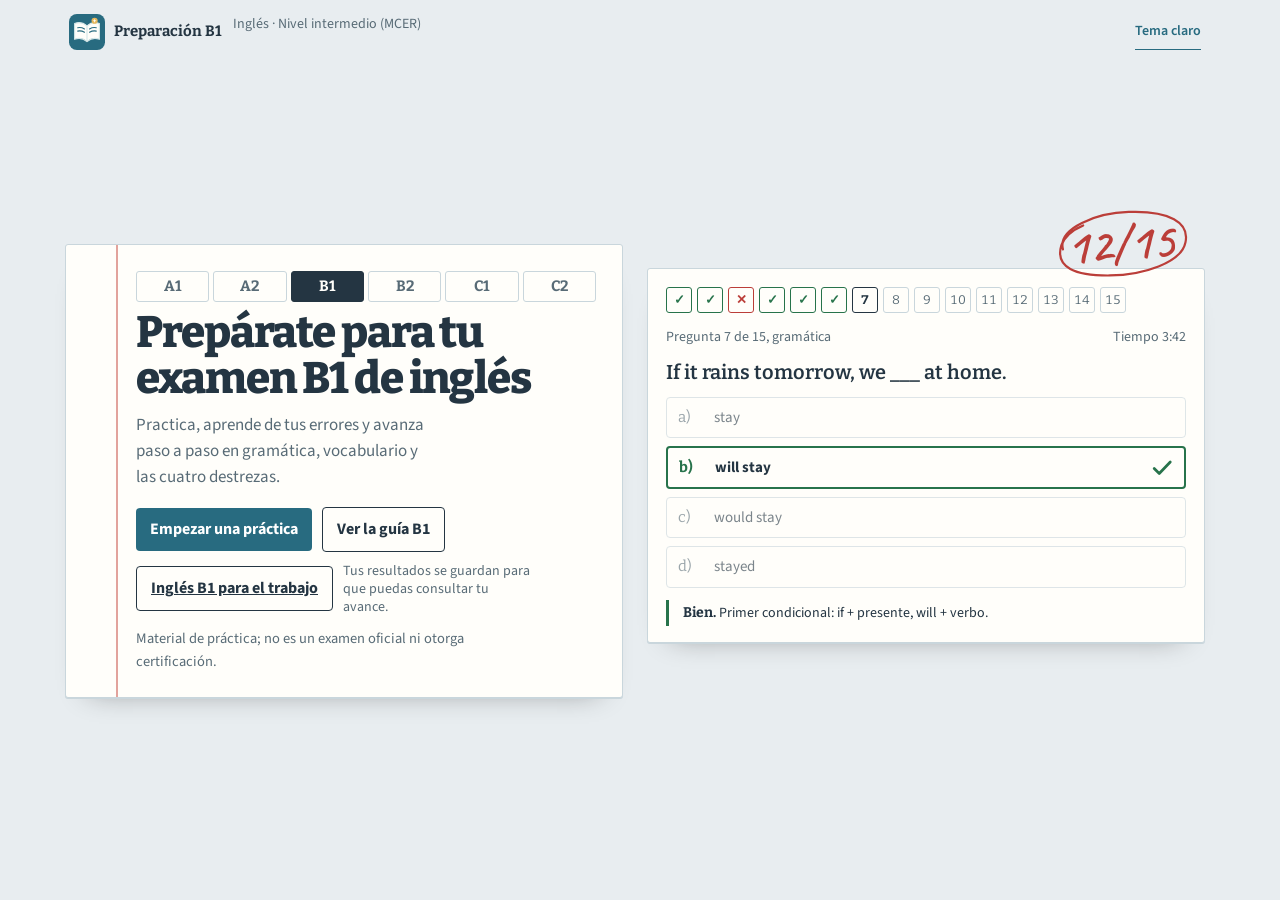
<file: index.html>
<!DOCTYPE html>
<html lang="es" data-theme="light" data-study-motion="on">
<head>
<meta charset="utf-8">
<meta name="viewport" content="width=device-width, initial-scale=1, viewport-fit=cover">
<title>Preparación para el examen B1 de inglés</title>
<meta name="description" content="Prepárate para un examen B1 de inglés con prácticas, explicaciones, repaso de errores y una guía de estudio de ocho semanas.">
<meta name="theme-color" content="#286b80">
<link rel="icon" type="image/svg+xml" href="logo.svg">
<link rel="preconnect" href="https://fonts.googleapis.com">
<link href="https://fonts.googleapis.com/css2?family=Bitter:wght@500;600;700;800&family=Caveat:wght@600&family=Source+Sans+3:wght@400;600;700&display=swap" rel="stylesheet">
<link rel="stylesheet" href="styles.css">
</head>
<body data-view="cover">
<div id="cover" aria-label="Portada">
  <div class="cv">
    <header class="cv-top"><a class="site-brand" href="./" aria-label="Preparación B1, inicio"><img src="logo.svg" alt=""><span>Preparación B1</span></a><span>Inglés · Nivel intermedio (MCER)</span><button class="theme-toggle" id="cover-theme-toggle" type="button" aria-label="Cambiar al tema oscuro" aria-pressed="false"><span class="theme-toggle-label">Tema claro</span></button></header>
    <div class="cv-hero">
      <section class="sheet cv-sheet">
        <div class="scale" aria-label="Escala MCER, nivel evaluado: B1"><span>A1</span><span>A2</span><span class="on">B1</span><span>B2</span><span>C1</span><span>C2</span></div>
        <h1 class="cv-title">Prepárate para tu examen B1 de inglés</h1>
        <p class="cv-sub">Practica, aprende de tus errores y avanza paso a paso en gramática, vocabulario y las cuatro destrezas.</p>
        <div class="cv-cta">
          <button class="btn big" id="enter" type="button">Empezar una práctica</button>
          <button class="btn line" id="study-cover" type="button">Ver la guía B1</button>
          <a class="btn line" href="business-english.html">Inglés B1 para el trabajo</a>
          <span class="cv-stat" id="cvStat"></span>
        </div>
        <p class="fine">Material de práctica; no es un examen oficial ni otorga certificación.</p>
      </section>
      <aside class="cv-sample" aria-hidden="true">
        <div class="grade"><svg viewBox="0 0 220 116"><path d="M26 60C20 28 80 10 126 12C186 14 214 34 206 62C198 92 140 106 92 103C42 100 12 86 24 54C30 40 44 32 58 27"/></svg><b>12/15</b></div>
        <div class="cv-card">
          <div class="answers"><div class="gb ok">✓</div><div class="gb ok">✓</div><div class="gb bad">✕</div><div class="gb ok">✓</div><div class="gb ok">✓</div><div class="gb ok">✓</div><div class="gb now">7</div><div class="gb">8</div><div class="gb">9</div><div class="gb">10</div><div class="gb">11</div><div class="gb">12</div><div class="gb">13</div><div class="gb">14</div><div class="gb">15</div></div>
          <div class="qhead"><span>Pregunta 7 de 15, gramática</span><span>Tiempo 3:42</span></div>
          <p class="qtext">If it rains tomorrow, we ___ at home.</p>
          <div class="opts">
            <div class="opt dim"><span class="k">a)</span><span class="t">stay</span></div>
            <div class="opt ok"><span class="k">b)</span><span class="t">will stay</span><svg viewBox="0 0 24 24"><path class="mk g" d="M3.5 12.5l5.5 5.5L21 5.5"/></svg></div>
            <div class="opt dim"><span class="k">c)</span><span class="t">would stay</span></div>
            <div class="opt dim"><span class="k">d)</span><span class="t">stayed</span></div>
          </div>
          <div class="note ok"><b>Bien.</b> Primer condicional: if + presente, will + verbo.</div>
        </div>
      </aside>
    </div>
  </div>
</div>

<main>
  <div class="meta"><div class="meta-actions"><button class="back" id="tocover" type="button">Salir de la práctica</button><button class="back" id="study-open" type="button">Guía B1</button><button class="theme-toggle" id="app-theme-toggle" type="button" aria-label="Cambiar al tema oscuro" aria-pressed="false"><span class="theme-toggle-label">Tema claro</span></button></div><span id="pool"></span></div>
  <div class="tabs" id="tabs" role="tablist" aria-label="Secciones de preparación B1"><button type="button" data-t="main" class="on" role="tab" aria-selected="true">Práctica</button><button type="button" data-t="left" role="tab" aria-selected="false">Mi avance</button><button type="button" data-t="right" role="tab" aria-selected="false">Resultados</button><button type="button" data-t="study" role="tab" aria-selected="false">Guía B1</button></div>
  <div class="layout" id="layout" data-tab="main">
    <aside class="side left" id="left" aria-label="Menú, avance y ajustes"></aside>
    <div class="center" id="center"><div id="app"></div></div>
    <aside class="side right" id="right" aria-label="Resultados por nivel y tema"></aside>
  </div>
</main>

<script src="study-guide.js"></script>
<script src="study-notes.js"></script>
<script src="verb-forms.js"></script>
<script src="app.js"></script>
</body>
</html>
</file>
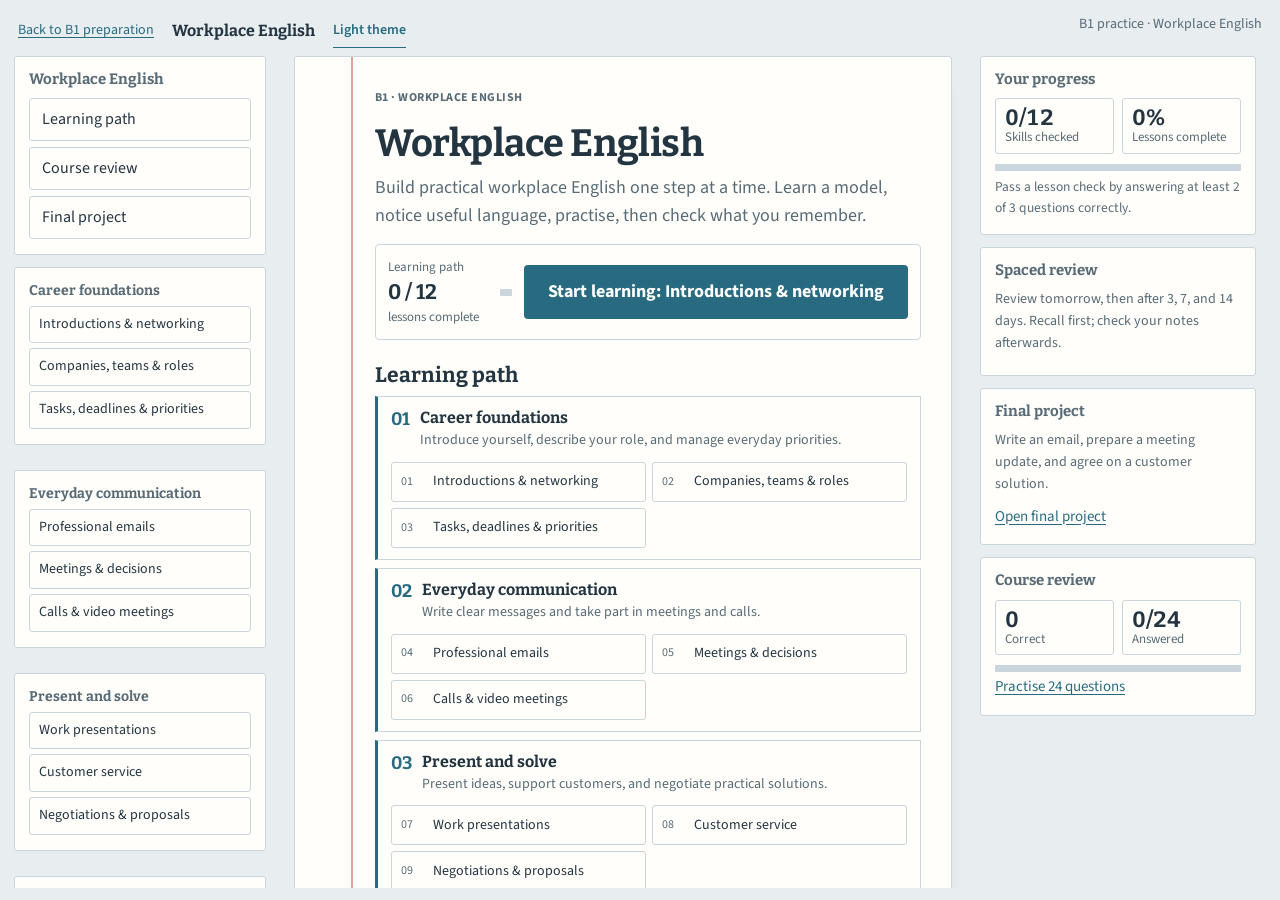
<file: business-english.html>
<!DOCTYPE html>
<html lang="en" data-theme="light">
<head>
  <meta charset="utf-8">
  <meta name="viewport" content="width=device-width, initial-scale=1, viewport-fit=cover">
  <title>Workplace English B1 · Learn and practise</title>
  <meta name="description" content="Build practical B1 workplace English through lessons on emails, meetings, calls, interviews, and real-world tasks.">
  <meta name="theme-color" content="#286b80">
  <link rel="icon" type="image/svg+xml" href="logo.svg">
  <link rel="preconnect" href="https://fonts.googleapis.com">
  <link href="https://fonts.googleapis.com/css2?family=Bitter:wght@500;600;700;800&family=Caveat:wght@600&family=Source+Sans+3:wght@400;600;700&display=swap" rel="stylesheet">
  <link rel="stylesheet" href="styles.css">
  <link rel="stylesheet" href="business-english.css">
</head>
<body data-view="app">
  <main>
    <div class="meta">
      <div class="meta-actions">
        <a class="back" href="index.html">Back to B1 preparation</a>
        <span class="biz-meta-title">Workplace English</span>
        <button class="theme-toggle" id="biz-theme-toggle" type="button" aria-label="Switch to dark theme" aria-pressed="false"><span class="theme-toggle-label">Light theme</span></button>
      </div>
      <span>B1 practice · Workplace English</span>
    </div>
    <div class="tabs" id="biz-panel-tabs" role="tablist" aria-label="Workplace English course panels">
      <button type="button" data-panel="main" class="on" role="tab" aria-selected="true">Course</button>
      <button type="button" data-panel="left" role="tab" aria-selected="false">Learning path</button>
      <button type="button" data-panel="right" role="tab" aria-selected="false">Progress</button>
    </div>
    <div class="layout" id="biz-layout" data-tab="main">
      <aside class="side left" id="biz-left" aria-label="Workplace English learning path"></aside>
      <div class="center" id="biz-center">
        <div id="biz-app"></div>
      </div>
      <aside class="side right" id="biz-right" aria-label="Workplace English progress"></aside>
    </div>
  </main>
  <script src="business-english.js"></script>
</body>
</html>
</file>
<file: styles.css>
:root{
  color-scheme: light;
  --desk:#e8edf0; --paper:#fffefa; --ink:#243542; --muted:#586b76; --rule:#c9d6dc; --margin:#d9847c;
  --red:#bb3e39; --green:#27734b; --accent:#286b80; --btn-bg:#286b80; --btn-ink:#ffffff;
  --study-wash:#edf4f2; --study-glow:rgba(40,107,128,.14);
  --study-ink-blue:#286b80; --study-ink-black:#243542; --study-ink-red:#bb3e39;
  --serif:"Bitter",Georgia,"Times New Roman",serif;
  --sans:"Source Sans 3","Segoe UI",system-ui,sans-serif;
  --hand:"Caveat","Segoe Print","Bradley Hand",cursive;
}
:root[data-theme="dark"]{
  color-scheme: dark;
  --desk:#141c21; --paper:#202b31; --ink:#edf3f5; --muted:#afbdc4; --rule:#40515a; --margin:#a45b53;
  --red:#ff9288; --green:#80d5a3; --accent:#8dd6e6; --btn-bg:#76bdcf; --btn-ink:#102127;
  --study-wash:#26383e; --study-glow:rgba(141,214,230,.16);
  --study-ink-blue:#8dd6e6; --study-ink-black:#edf3f5; --study-ink-red:#ff9288;
}
*{box-sizing:border-box}
:root{box-sizing:border-box;padding-top:env(safe-area-inset-top,0px);padding-bottom:env(safe-area-inset-bottom,0px)}
html{scroll-padding-top:env(safe-area-inset-top,0px)}
body{margin:0;background:var(--desk);color:var(--ink);font-family:var(--sans);font-size:18px;line-height:1.55;min-height:100vh}
main{max-width:700px;margin:0 auto;padding:16px 14px 70px}
h1,h2,h3{font-family:var(--serif);margin:0;line-height:1.15}
button,input{font:inherit;color:inherit}
button{cursor:pointer}
:focus-visible{outline:3px solid var(--accent);outline-offset:3px}

.meta{display:flex;justify-content:space-between;gap:12px;font-size:14px;color:var(--muted);margin:2px 4px 10px}

.sheet{position:relative;background:var(--paper);border:1px solid var(--rule);border-radius:3px;padding:32px 30px 36px 80px;box-shadow:0 1px 0 var(--rule),0 16px 28px -24px rgba(0,0,0,.45)}
.sheet::before{content:"";position:absolute;top:0;bottom:0;left:56px;width:2px;background:var(--margin);opacity:.75}
@media (max-width:520px){.sheet{padding:22px 16px 28px 42px}.sheet::before{left:28px}}

.fields{display:flex;gap:20px;flex-wrap:wrap;margin-bottom:26px;font-size:16px}
.field{display:flex;gap:8px;align-items:baseline;flex:1;min-width:170px}
.field label,.field .lb{color:var(--muted)}
.field input,.field .fill{flex:1;min-width:0;font-family:var(--hand);font-size:25px;line-height:1.2;border:0;border-bottom:1.5px solid var(--ink);border-radius:0;background:transparent;color:var(--accent);padding:0 2px}
.field input::placeholder{color:var(--rule)}

h1{font-size:clamp(33px,7.4vw,48px);font-weight:700;letter-spacing:-.012em;margin-bottom:14px}
.lead{margin:0 0 24px;color:var(--muted);max-width:50ch}
.facts{display:grid;grid-template-columns:repeat(3,1fr);margin:0 0 22px;border-top:1px solid var(--rule);border-bottom:1px solid var(--rule)}
.facts div{padding:12px 0 10px}
.facts div+div{padding-left:16px;border-left:1px solid var(--rule)}
.facts dt{font-size:14px;color:var(--muted)}
.facts dd{margin:0;font-family:var(--serif);font-weight:700;font-size:27px}
.bank{font-size:16px;color:var(--muted);margin:0 0 28px}

.btn{display:inline-block;border:0;border-radius:4px;padding:13px 24px;font-weight:700;font-size:18px;background:var(--btn-bg);color:var(--btn-ink)}
.btn:hover{filter:brightness(1.1)}
.btn.line{background:transparent;color:var(--ink);border:1.5px solid var(--ink)}
.actions{display:flex;gap:12px;flex-wrap:wrap;margin-top:30px}

/* hoja de respuestas */
.answers{display:flex;flex-wrap:wrap;gap:6px;margin:0 0 24px}
.gb{width:32px;height:32px;border:1.5px solid var(--rule);border-radius:3px;display:grid;place-items:center;font-family:var(--serif);font-size:14px;color:var(--muted)}
.gb.now{border-color:var(--ink);color:var(--ink);font-weight:700}
.gb.ok{border-color:var(--green);color:var(--green);font-weight:700}
.gb.bad{border-color:var(--red);color:var(--red);font-weight:700}
.qhead{display:flex;justify-content:space-between;gap:10px;font-size:15px;color:var(--muted);margin-bottom:10px}
.passage{border-left:3px solid var(--ink);padding:2px 0 2px 16px;margin:0 0 18px;font-family:var(--serif);font-size:17px;line-height:1.55}
.qtext{font-family:var(--serif);font-weight:600;font-size:clamp(22px,5vw,28px);line-height:1.3;margin:0 0 22px}
.opts{display:grid;gap:10px}
.opt{display:flex;gap:12px;align-items:center;text-align:left;width:100%;background:transparent;border:1.5px solid var(--rule);border-radius:4px;padding:12px 14px;font-size:18px}
.opt:hover:not([disabled]){border-color:var(--ink)}
.opt .k{flex:none;width:24px;font-family:var(--serif);color:var(--muted)}
.opt .t{flex:1}
.opt svg{flex:none;width:24px;height:24px}
.opt.ok{border-color:var(--green);border-width:2px;font-weight:700}
.opt.ok .k{color:var(--green)}
.opt.bad{border-color:var(--red);border-width:2px}
.opt.bad .t{text-decoration:line-through;text-decoration-color:var(--red);text-decoration-thickness:2px}
.opt.bad .k{color:var(--red)}
.opt.dim{opacity:.6}
.opt[disabled]{cursor:default}
.mk{fill:none;stroke-width:3;stroke-linecap:round;stroke-linejoin:round;stroke-dasharray:32;stroke-dashoffset:32;animation:draw .35s ease-out forwards}
.mk.g{stroke:var(--green)} .mk.r{stroke:var(--red)}
@keyframes draw{to{stroke-dashoffset:0}}
.note{margin-top:20px;padding:2px 0 2px 14px;border-left:3px solid var(--red);font-size:17px}
.note.ok{border-color:var(--green)}
.note b{font-family:var(--serif)}
.dock{position:sticky;bottom:0;margin:22px 0 -6px;padding:12px 0 6px;background:var(--paper);border-top:1px solid var(--rule);display:flex;justify-content:flex-end}

/* resultado */
.gradebox{display:flex;gap:30px;align-items:center;flex-wrap:wrap;margin:6px 0 10px}
.grade{position:relative;width:220px;height:116px;display:grid;place-items:center;transform:rotate(-4deg);flex:none}
.grade svg{position:absolute;inset:0;width:100%;height:100%;overflow:visible}
.grade path{fill:none;stroke:var(--red);stroke-width:3.2;stroke-linecap:round;stroke-dasharray:560;stroke-dashoffset:560;animation:draw2 1s .15s ease-out forwards}
@keyframes draw2{to{stroke-dashoffset:0}}
.grade b{position:relative;font-family:var(--hand);font-weight:600;font-size:72px;line-height:1;color:var(--red)}
.teacher{font-family:var(--hand);font-weight:600;font-size:31px;line-height:1.1;color:var(--red);max-width:19ch;transform:rotate(-1.5deg)}
.sub{color:var(--muted);font-size:16px;margin:0 0 4px}
.h{font-family:var(--serif);font-size:21px;font-weight:700;margin:32px 0 10px}
.topic{display:grid;grid-template-columns:150px 1fr 54px;gap:12px;align-items:center;padding:8px 0;border-bottom:1px dashed var(--rule);font-size:16.5px}
.topic .tbar{height:8px;background:var(--rule);border-radius:1px}
.topic .tbar i{display:block;height:100%;background:var(--ink)}
.topic .n{text-align:right;font-family:var(--serif);font-weight:700}
@media (max-width:520px){.topic{grid-template-columns:112px 1fr 46px;font-size:15.5px}}
.rv{padding:14px 0;border-bottom:1px solid var(--rule);font-size:16.5px}
.rv p{margin:0 0 4px}
.rv .q{font-family:var(--serif);font-weight:600}
.rv s{color:var(--red);text-decoration-thickness:2px}
.rv .right{color:var(--green);font-weight:700}
.rv small{display:block;margin-top:4px;color:var(--muted);font-size:15px}
.clean{font-family:var(--hand);font-size:30px;color:var(--green);margin-top:26px;transform:rotate(-1deg)}
.hist{display:flex;gap:8px;flex-wrap:wrap}
.hist span{border:1px solid var(--rule);border-radius:3px;padding:1px 10px;font-family:var(--serif);font-size:15px}

/* elegir */
.choose h2{font-size:clamp(30px,7vw,42px);font-weight:700;margin-bottom:8px}
.choose .lead{margin-bottom:26px}
.pick{border:1.5px solid var(--ink);border-radius:4px;padding:20px 20px 22px;margin-bottom:18px}
.pick .hd{display:flex;gap:14px;align-items:center;margin-bottom:10px}
.pick .ltr{flex:none;width:52px;height:52px;border:1.5px solid var(--ink);border-radius:3px;display:grid;place-items:center;font-family:var(--serif);font-weight:800;font-size:30px}
.pick h3{font-size:23px}
.pick p{margin:0 0 10px;color:var(--muted);font-size:16.5px}
.pick .inc{font-size:16px;margin-bottom:6px}
.pick .nw{font-size:15px;color:var(--green);font-weight:700;margin-bottom:16px}
@media (prefers-reduced-motion: reduce){ *{animation:none!important;transition:none!important} .mk,.grade path{stroke-dashoffset:0!important} }

/* evaluación B1 y redes */
.scale{display:flex;gap:4px;margin:0 0 6px}
.scale span{flex:1;text-align:center;border:1.5px solid var(--rule);border-radius:3px;padding:3px 0;font-family:var(--serif);font-weight:700;font-size:15px;color:var(--muted)}
.scale span.on{background:var(--ink);border-color:var(--ink);color:var(--paper)}
.scap{font-size:14px;color:var(--muted);margin:0 0 24px}
.fine{font-size:14.5px;color:var(--muted);margin:12px 0 0;max-width:54ch}
.skills{list-style:none;margin:0;padding:0}
.skills li{padding:9px 0;border-bottom:1px dashed var(--rule);font-size:16.5px}
.skills b{font-family:var(--serif)}
.skills small{color:var(--muted);font-size:15px;display:block}
details{margin-top:28px;border:1.5px solid var(--rule);border-radius:4px;padding:12px 16px}
summary{cursor:pointer;font-family:var(--serif);font-weight:700}
details p{margin:10px 0 0;font-size:16.5px}
.lvl{display:grid;grid-template-columns:178px 1fr 48px;gap:12px;align-items:center;padding:7px 0;font-size:16.5px}
.lvl .tbar{height:10px;background:var(--rule)}
.lvl .tbar i{display:block;height:100%;background:var(--ink)}
.lvl.top{font-weight:700}
.lvl.top .tbar i{background:var(--red)}
.lvl .n{text-align:right;font-family:var(--serif);font-weight:700}
@media (max-width:520px){.lvl{grid-template-columns:120px 1fr 44px;font-size:15.5px}}
.tip{border:1.5px solid var(--ink);border-radius:4px;padding:14px 16px;margin-top:14px;font-size:16.5px}
.tip b{font-family:var(--serif)}
.badge{display:inline-block;font-size:13.5px;font-weight:700;font-family:var(--sans);color:var(--red);border:1.5px solid var(--red);border-radius:3px;padding:0 8px;margin-left:8px;transform:rotate(-2deg);vertical-align:middle}
.rv .net{font-size:14px;color:var(--muted)}

/* navegación, ajustes, progreso */
.nav{display:flex;gap:6px;flex-wrap:wrap;margin:0 0 10px}
.nav button{background:transparent;border:1.5px solid var(--rule);border-radius:3px;padding:4px 12px;font-size:15px;color:var(--ink)}
.nav button:hover{border-color:var(--ink)}
.nav button.on{background:var(--ink);border-color:var(--ink);color:var(--paper)}
.lnk{background:transparent;border:0;padding:0;font-size:15px;color:var(--accent);text-decoration:underline;text-underline-offset:3px}
.grp{display:flex;align-items:center;gap:14px}
.ql{font-weight:700;color:var(--red)}
.set{display:flex;justify-content:space-between;align-items:center;gap:12px;flex-wrap:wrap;padding:10px 0;border-bottom:1px dashed var(--rule);font-size:16.5px}
.seg{display:flex}
.seg button{background:transparent;border:1.5px solid var(--rule);padding:4px 13px;font-size:15px;margin-left:-1.5px}
.seg button:first-child{border-radius:3px 0 0 3px;margin-left:0}
.seg button:last-child{border-radius:0 3px 3px 0}
.seg button.on{background:var(--ink);border-color:var(--ink);color:var(--paper);position:relative}
.cta{display:flex;gap:12px;flex-wrap:wrap;align-items:center}
.chart{margin:6px 0 0;color:var(--muted)}
.pause{text-align:left}
.pause p{color:var(--muted);max-width:44ch}
.danger{background:transparent;border:1.5px solid var(--red);color:var(--red);border-radius:4px;padding:9px 18px;font-size:16px;font-weight:700}

/* ===== distribución en tres columnas ===== */
main{max-width:1340px}
.layout{display:grid;grid-template-columns:262px minmax(0,700px) 286px;gap:18px;justify-content:center;align-items:start}
.center{min-width:0}
.side{position:sticky;top:12px;display:grid;gap:12px;max-height:calc(100vh - 24px);overflow-y:auto;scrollbar-width:thin}
.pc{background:var(--paper);border:1px solid var(--rule);border-radius:3px;padding:14px 14px 15px}
.pc h3{font-size:15px;font-weight:700;margin:0 0 10px;color:var(--muted)}
.menu{display:grid;gap:6px}
.menu button{display:flex;justify-content:space-between;align-items:center;text-align:left;background:transparent;border:1.5px solid var(--rule);border-radius:3px;padding:8px 12px;font-size:16px;color:var(--ink)}
.menu button:hover{border-color:var(--ink)}
.menu button.on{background:var(--ink);border-color:var(--ink);color:var(--paper)}
.cnt{background:var(--red);color:var(--paper);border-radius:999px;font-size:13px;font-weight:700;padding:0 8px}
.mini{display:grid;grid-template-columns:1fr 1fr;gap:8px;margin-bottom:10px}
.mini div{border:1px solid var(--rule);border-radius:3px;padding:7px 9px;display:flex;flex-direction:column}
.mini b{font-family:var(--serif);font-size:22px;line-height:1.1}
.mini span{font-size:13px;color:var(--muted);line-height:1.2}
.pbar{height:7px;background:var(--rule);border-radius:1px}
.pbar i{display:block;height:100%;background:var(--ink)}
.set2{display:grid;gap:5px;margin-bottom:10px}
.set2:last-child{margin-bottom:0}
.set2>span{font-size:14.5px;color:var(--muted)}
.pc .seg{gap:4px;flex-wrap:wrap}
.pc .seg button{margin:0;border-radius:3px;padding:3px 10px;font-size:14px}
.pc .lvl{grid-template-columns:78px 1fr 38px;gap:8px;padding:4px 0;font-size:14.5px}
.pc .topic{grid-template-columns:94px 1fr 38px;gap:8px;padding:5px 0;font-size:14.5px}
.tiny{font-size:13.5px;color:var(--muted);margin:6px 0 0}
.pc details{margin:0;border:0;padding:0}
.pc details summary{font-size:15px}
.pc details p{font-size:14.5px;margin:8px 0 0}
.tipt{margin:0;font-size:15px}
.tipt b{font-family:var(--serif)}
.study-side-title{margin:0 0 5px;font-family:var(--serif);font-size:16px;font-weight:700;line-height:1.35;overflow-wrap:anywhere}
.arsenal-card h3{margin-bottom:8px}
.arsenal-week-total{margin:0 0 7px;font-family:var(--serif);font-size:23px;font-weight:700;line-height:1.2}
.arsenal-week-total span{font-family:var(--sans);font-size:14px;font-weight:400;color:var(--muted)}
.arsenal-week-footer{display:flex;justify-content:space-between;gap:8px;margin-top:5px;color:var(--muted);font-size:12.5px}
.arsenal-goal-controls{display:flex;gap:6px;margin-top:9px}
.arsenal-goal-controls button,.arsenal-link{border:1px solid var(--rule);border-radius:3px;padding:5px 9px;background:transparent;color:var(--accent);font:600 13px var(--sans);cursor:pointer}
.arsenal-goal-controls button:hover:not(:disabled),.arsenal-link:hover{border-color:var(--accent)}
.arsenal-goal-controls button:disabled{opacity:.5;cursor:default}
.arsenal-daily-summary{margin:0 0 6px}
.arsenal-daily-bar{margin-bottom:10px}
.arsenal-verbs{display:grid;gap:8px;list-style:none;margin:0;padding:0}
.arsenal-verbs li+li{padding-top:7px;border-top:1px solid var(--rule)}
.arsenal-verb-check{display:grid;grid-template-columns:17px minmax(0,1fr);align-items:start;gap:7px;cursor:pointer}
.arsenal-verb-check input{width:16px;height:16px;margin:2px 0 0;accent-color:var(--green)}
.arsenal-verb-check>span{display:grid;min-width:0;line-height:1.25}
.arsenal-verb-check b{font-family:var(--serif);font-size:15px}
.arsenal-verb-check small{color:var(--muted);font-size:12.5px}
.arsenal-verb-check em{color:var(--accent);font-size:12.5px;font-style:normal}
.arsenal-link{margin-top:10px;padding-left:0;border:0}
.arsenal-tip{margin:0;font-size:14px;line-height:1.45}
.arsenal-phases{display:grid;gap:7px}
.arsenal-phase{display:grid;gap:4px;width:100%;padding:7px 8px;border:1px solid var(--rule);border-radius:3px;background:transparent;color:var(--ink);text-align:left;cursor:pointer}
.arsenal-phase:hover{border-color:var(--accent)}
.arsenal-phase-top{display:flex;justify-content:space-between;gap:6px;font-size:13px}
.arsenal-phase-top span{color:var(--muted);font-variant-numeric:tabular-nums}
.arsenal-phase .tiny{margin:0;font-size:12px;line-height:1.3}
.arsenal-phase .pbar{height:4px}

.tabs{display:none;gap:6px;margin:0 auto 10px}
.tabs button{flex:1;background:var(--paper);border:1.5px solid var(--rule);border-radius:3px;padding:8px 6px;font-size:15.5px;font-weight:600;color:var(--ink)}
.tabs button.on{background:var(--ink);border-color:var(--ink);color:var(--paper)}
@media (max-width:1099px){
  .layout{grid-template-columns:minmax(0,700px)}
  .tabs{display:flex;max-width:700px}
  .side{position:static;max-height:none;overflow:visible}
  .layout[data-tab="main"] .side{display:none}
  .layout[data-tab="left"] .center,.layout[data-tab="left"] .right{display:none}
  .layout[data-tab="right"] .center,.layout[data-tab="right"] .left{display:none}
}

/* inicio */
.tiles{display:grid;grid-template-columns:repeat(auto-fit,minmax(170px,1fr));gap:10px}
.tile{border:1px solid var(--rule);border-radius:3px;padding:12px 13px;display:flex;flex-direction:column;gap:2px}
.tile b{font-family:var(--serif);font-size:17px}
.tile .ct{font-size:14px;color:var(--accent);font-weight:700}
.tile small{font-size:14.5px;color:var(--muted);line-height:1.35}
.sheet h1{margin-bottom:10px}
.lead{margin-bottom:18px}
.cta{margin-bottom:4px}

/* errores en acordeón */
details.rv{margin:0;border:0;border-bottom:1px solid var(--rule);border-radius:0;padding:0}
details.rv summary{list-style:none;display:flex;gap:10px;align-items:baseline;padding:11px 0;cursor:pointer}
details.rv summary::-webkit-details-marker{display:none}
details.rv summary .q{flex:1;font-size:16px}
details.rv summary .tg{flex:none;font-size:13px;color:var(--muted);border:1px solid var(--rule);border-radius:3px;padding:0 7px}
details.rv summary::after{content:"+";font-family:var(--serif);font-size:20px;color:var(--muted);line-height:1}
details.rv[open] summary::after{content:"\2013"}
details.rv .body{padding:0 0 12px}
details.rv .body p{margin:0 0 4px;font-size:16px}
.rv .net{display:block;margin-top:4px}
.ptitle{font-size:clamp(28px,6vw,38px);margin-bottom:6px}

/* elegir ronda compacto */
.picks{display:grid;grid-template-columns:repeat(auto-fit,minmax(250px,1fr));gap:14px}
.picks .pick{margin-bottom:0;display:flex;flex-direction:column}
.picks .pick .btn{margin-top:auto;align-self:flex-start}
.pick .badge{display:block;margin:5px 0 0;width:fit-content;transform:none}
.pick .nw{margin-bottom:14px}

/* ===== scroll por zonas =====
   La página nunca se desplaza. Cada columna tiene su propio scroll y
   solo se mueve cuando el puntero está encima de ella. */
html{height:100%;overflow:hidden;overscroll-behavior:none;overflow-anchor:none}
@supports (height:100dvh){html{height:100dvh}}
body{height:100%;min-height:0;overflow:hidden;overscroll-behavior:none;overflow-anchor:none}
main{height:100%;display:flex;flex-direction:column;max-width:1340px;margin:0 auto;padding:14px 14px 12px}
.meta{flex:none;margin:0 4px 8px}
.tabs{flex:none;width:100%}
.layout{flex:1 1 auto;min-height:0;grid-template-rows:minmax(0,1fr)}
.center,.side{
  height:100%;min-height:0;min-width:0;
  overflow-y:auto;overflow-x:hidden;
  overscroll-behavior:contain;
  overflow-anchor:none;
  scrollbar-gutter:stable;
  scrollbar-width:thin;scrollbar-color:var(--rule) transparent;
}
.side{position:static;max-height:none;align-content:start}
.center::-webkit-scrollbar,.side::-webkit-scrollbar{width:8px}
.center::-webkit-scrollbar-thumb,.side::-webkit-scrollbar-thumb{background:var(--rule);border-radius:4px}
.center>#app{padding-bottom:4px}
:root[data-scroll-mode="document"]{height:auto;overflow-x:hidden;overflow-y:auto;overscroll-behavior:auto;overflow-anchor:auto}
:root[data-scroll-mode="document"] body{height:auto;min-height:100vh;overflow:visible;overscroll-behavior:auto;overflow-anchor:auto}
:root[data-scroll-mode="document"] main{height:auto;min-height:100vh;padding-bottom:24px}
:root[data-scroll-mode="document"] .layout{flex:0 0 auto;min-height:0;grid-template-rows:auto}
:root[data-scroll-mode="document"] .center,
:root[data-scroll-mode="document"] .side{height:auto;min-height:0;overflow:visible;overscroll-behavior:auto;scrollbar-gutter:auto}
:root[data-scroll-mode="document"] .side{max-height:none}
@media (max-width:1099px){
  .side{position:static;max-height:none;overflow-y:auto;overflow-x:hidden}
}
/* nada se corre al cambiar números, textos o al pasar el puntero */
#tm,#ql,.mini b,.n,.cnt,.gb,.score{font-variant-numeric:tabular-nums}
#tm{display:inline-block;min-width:8.5ch;text-align:right}
.ql{display:inline-block;min-width:10.5ch;text-align:right}
.qtext,.opt .t,.passage,.rv,.teacher,.tile small,.lead,.pc,.note,.fine{overflow-wrap:anywhere}
.opt,.btn,.menu button,.seg button,.tabs button{transition:none}
.opt:hover:not([disabled]){transform:none}
.btn:hover{transform:none}

/* ===== portada ===== */
#cover{position:relative;height:100%;overflow-y:auto;overflow-x:hidden;overscroll-behavior:contain;scrollbar-gutter:stable;scrollbar-width:thin;scrollbar-color:var(--rule) transparent;overflow-anchor:none}
body[data-view="cover"] main{display:none}
body[data-view="app"] #cover{display:none}
.cv{display:flex;flex-direction:column;min-height:100%;max-width:1180px;margin:0 auto;padding:14px 20px 22px}
.cv-top{display:flex;justify-content:space-between;gap:12px;font-size:14px;color:var(--muted);margin:0 4px 14px}
.site-brand{display:inline-flex;align-items:center;gap:9px;color:var(--ink);font-family:var(--serif);font-size:15px;font-weight:700;text-decoration:none}
.site-brand img{display:block;width:36px;height:36px;flex:none}
.site-brand:hover{color:var(--accent)}
.cv-hero{display:grid;grid-template-columns:minmax(0,1fr) minmax(0,1fr);gap:24px;align-items:start;margin:auto 0}
.cv-sheet{padding:26px 26px 24px 70px}
.cv-sheet::before{left:50px}
.cv-title{font-size:clamp(37px,3.7vw,44px);font-weight:800;letter-spacing:-.025em;line-height:1.04;margin:8px 0 11px}
.cv-sub{font-size:17px;color:var(--muted);max-width:36ch;margin:0 0 16px}
.cv-cta{display:flex;align-items:center;gap:10px;flex-wrap:wrap}
.cv-cta .btn{padding:9px 14px;font-size:16px}
.cv-stat{font-size:14px;color:var(--muted);max-width:27ch;line-height:1.3}
.cv-sample{position:relative;margin-top:24px;pointer-events:none;user-select:none}
.cv-card{background:var(--paper);border:1px solid var(--rule);border-radius:3px;padding:18px 18px 16px;box-shadow:0 1px 0 var(--rule),0 16px 28px -24px rgba(0,0,0,.45)}
.cv-card .answers{margin-bottom:14px;gap:5px}
.cv-card .gb{width:26px;height:26px;font-size:12.5px}
.cv-card .qhead{font-size:14px}
.cv-card .qtext{font-size:20px;margin-bottom:12px}
.cv-card .opts{gap:8px}
.cv-card .opt{padding:8px 11px;font-size:15px;color:var(--ink)}
.cv-card .opt svg{width:22px;height:22px}
.cv-card .note{margin-top:12px;font-size:14px}
.cv-sample .grade{position:absolute;right:10px;top:-64px;width:150px;height:80px;z-index:1}
.cv-sample .grade b{font-size:50px}
@media (max-width:899px){.cv-hero{grid-template-columns:minmax(0,1fr);gap:0}.cv-sample{margin-top:32px}}
@media (max-width:520px){.cv{padding:10px 12px 18px}.cv-sheet{padding:20px 16px 18px 42px}.cv-sheet::before{left:28px}.cv-top{flex-direction:column;gap:2px}.cv-title{font-size:clamp(32px,8.5vw,38px)}.cv-cta .btn{padding:8px 11px;font-size:14px}}
.back{background:transparent;border:0;padding:0;font-size:14px;color:var(--accent);text-decoration:underline;text-underline-offset:3px}
.meta-actions{display:flex;align-items:center;gap:18px}
.cv-cta{row-gap:10px}
.study-page{padding-top:24px}
.study-eyebrow{margin:0 0 7px;color:var(--red);font-size:13px;font-weight:700;letter-spacing:0}
.study-title{font-size:36px;margin:0 0 10px}
.study-page>.lead{height:auto;overflow:visible;scrollbar-gutter:auto}
.study-section-head span{color:var(--muted)}
.study-ink-blue{color:var(--study-ink-blue)!important}
.study-ink-black{color:var(--study-ink-black)!important}
.study-ink-red{color:var(--study-ink-red)!important;font-weight:700}
.study-roadmap{display:grid;grid-template-columns:repeat(2,minmax(0,1fr));gap:10px;margin:4px 0 18px}
.study-phase{padding:12px;border:1px solid var(--rule);border-top:3px solid var(--accent);background:var(--study-wash)}
.study-phase h2{font-family:var(--serif);font-size:18px;margin:0 0 4px}
.study-phase p{margin:0 0 7px;font-size:14px;color:var(--muted)}
.study-route-links{display:flex;flex-wrap:wrap;gap:4px 10px}
.study-route-link{border:0;padding:0;background:transparent;color:var(--accent);font-size:13.5px;text-align:left;text-decoration:underline;text-underline-offset:2px}
.study-route-link:hover{color:var(--ink)}
.study-subtabs{display:flex;gap:6px;overflow-x:auto;overflow-y:hidden;overscroll-behavior-inline:contain;padding:3px 0 10px;border-bottom:1px solid var(--rule);scrollbar-width:thin;scrollbar-color:var(--rule) transparent;overflow-anchor:none}
.study-subtab{flex:none;white-space:nowrap;background:transparent;border:1.5px solid var(--rule);border-radius:3px;padding:6px 10px;font-size:14px;color:var(--ink)}
.study-subtab:hover{border-color:var(--ink)}
.study-subtab.on{background:var(--ink);border-color:var(--ink);color:var(--paper)}
.study-quiz-tab{margin-left:auto;border-color:var(--red);color:var(--red)}
.study-section-head{display:flex;justify-content:space-between;align-items:center;gap:12px;flex-wrap:wrap;padding:16px 0 8px}
.study-section-head h2,.study-practice h2{font-family:var(--serif);font-size:24px;margin:0 0 3px}
.study-section-head span,.study-practice-head>span{font-size:14px}
.study-section-head .btn{padding:7px 11px;font-size:14px}
.study-block{padding:15px 0 18px;border-bottom:1px solid var(--rule)}
.study-block h3{font-family:var(--serif);font-size:19px;margin:0 0 10px}
.study-block>p{margin:0 0 8px;font-size:16px}
.study-table-wrap{max-width:100%;overflow-x:auto;overflow-y:hidden;overscroll-behavior-inline:contain;scrollbar-width:thin;scrollbar-color:var(--rule) transparent;overflow-anchor:none}
.study-table-pager{display:flex;justify-content:space-between;align-items:center;gap:10px;padding:8px 0;color:var(--muted);font-size:13.5px}
.study-table-pager>div{display:flex;gap:6px}
.study-table-pager .btn{padding:4px 9px;font-size:13px}
.study-table-pager .btn:disabled{opacity:.45;cursor:default}
.study-empty{margin:16px 0;padding:14px;border-left:2px solid var(--red);color:var(--muted)}
.study-notebook{margin-top:22px;padding-top:18px;border-top:2px solid var(--rule)}
.study-notebook-heading{display:flex;justify-content:space-between;align-items:flex-start;gap:12px;margin-bottom:12px}
.study-notebook-heading h2{font-family:var(--serif);font-size:23px;margin:0 0 4px}
.study-notebook-heading p:last-child{margin:0;color:var(--muted);font-size:14px}
.study-notebook-mark{flex:none;color:var(--accent);font:600 30px "Caveat",cursive;transform:rotate(-10deg)}
.study-note-page{position:relative;min-height:310px;overflow:hidden;padding:22px 22px 24px 48px;border:1px solid color-mix(in srgb,var(--accent) 24%,var(--rule));border-radius:4px;background-color:var(--paper);background-image:linear-gradient(90deg,transparent 0,transparent 30px,color-mix(in srgb,var(--red) 32%,transparent) 31px,transparent 32px),repeating-linear-gradient(to bottom,transparent 0,transparent 30px,color-mix(in srgb,var(--accent) 12%,transparent) 31px,color-mix(in srgb,var(--accent) 12%,transparent) 32px);box-shadow:0 3px 12px color-mix(in srgb,var(--ink) 9%,transparent)}
.study-note-meta{display:flex;justify-content:space-between;gap:8px;margin-bottom:12px;color:var(--muted);font-size:12px;font-weight:700;letter-spacing:.05em;text-transform:uppercase}
.study-note-page h3{margin:0 0 8px;color:var(--ink);font:600 27px/1.2 "Caveat",cursive}
.study-note-idea{max-width:72ch;margin:0 0 12px;line-height:1.7}
.study-note-formula{display:grid;gap:4px;margin:10px 0;padding:8px 10px;border-left:3px solid var(--accent);background:color-mix(in srgb,var(--study-wash) 88%,transparent)}
.study-note-formula span{color:var(--muted);font-size:11px;font-weight:700;letter-spacing:.08em}
.study-note-formula code{color:var(--ink);font:600 14px/1.5 var(--sans);overflow-wrap:anywhere}
.study-note-page h4{margin:12px 0 4px;font:700 14px var(--serif)}
.study-note-examples{display:grid;gap:5px;margin:0;padding-left:18px}
.study-note-examples li{padding:2px 0;font-size:15px;line-height:1.5}
.study-note-task{margin-top:14px;padding:8px 10px;border:1px dashed var(--rule);font-size:14px;line-height:1.5}
.study-note-task strong{color:var(--red)}
.study-note-scribble{position:absolute;right:20px;bottom:8px;color:var(--red);font:600 18px "Caveat",cursive;transform:rotate(-5deg)}
.study-note-pagination{display:flex;justify-content:space-between;align-items:center;gap:8px;margin-top:10px}
.study-note-pagination span{color:var(--muted);font-size:13px;white-space:nowrap}
.study-note-pagination .btn{padding:6px 9px;font-size:13px}
.study-note-pagination .btn:disabled{opacity:.45;cursor:default}
.study-notes-error{padding:12px;border-left:3px solid var(--red);color:var(--muted)}
.study-quiz-panel{padding-top:14px}
.study-quiz-panel h3{font-size:22px}
.study-table{width:100%;border-collapse:collapse;font-size:14.5px;line-height:1.4}
.study-table th,.study-table td{text-align:left;vertical-align:top;padding:8px 9px;border-bottom:1px solid var(--rule)}
.study-table th{font-family:var(--serif);font-weight:700;background:color-mix(in srgb,var(--rule) 25%,var(--paper))}
.study-table td:first-child{font-weight:600;min-width:130px}
.study-points{list-style:none;padding:0;margin:0;display:grid;gap:0}
.study-points li{display:grid;grid-template-columns:minmax(120px,.34fr) 1fr;gap:12px;padding:9px 0;border-bottom:1px dashed var(--rule);font-size:15.5px}
.study-points b{font-family:var(--serif)}
.study-practice{padding:22px 0 10px;border-top:2px solid var(--ink);margin-top:24px}
.study-practice-head{display:flex;justify-content:space-between;align-items:end;gap:10px;flex-wrap:wrap;margin-bottom:12px}
.study-quiz-count{font-size:14px;color:var(--muted);margin:0 0 4px}
.study-quiz-question{font-family:var(--serif);font-weight:600;font-size:22px;line-height:1.3;margin:0 0 14px}
.study-quiz-options{max-width:560px}
.study-quiz-next{margin-top:16px}
.study-quiz-result{border-top:1px solid var(--rule);padding-top:14px}
.study-score{font-family:var(--serif);font-weight:700;font-size:30px;margin:0 0 3px}
.study-quiz-result p:not(.study-score){color:var(--muted);margin:0 0 12px}
.verb-table{min-width:1380px}
.verb-practice-table{min-width:660px}
.verb-pattern{display:inline-block;min-width:42px;text-align:center;padding:1px 5px;border:1px solid currentColor;border-radius:3px;font-size:12px;font-weight:700}
.pattern-AAA{color:var(--green)}
.pattern-ABA{color:var(--accent)}
.pattern-AAB{color:var(--red)}
.pattern-ABB{color:var(--ink)}
.pattern-ABC{color:var(--red);background:color-mix(in srgb,var(--red) 8%,var(--paper))}
.verb-mastery-count{font-size:14px;color:var(--muted);margin:0 0 7px}
.verb-ok{display:inline-flex;align-items:center;gap:5px;white-space:nowrap;font-size:13px;font-weight:700;color:var(--muted)}
.verb-ok input{width:17px;height:17px;accent-color:var(--green)}
.verb-input-label{display:block;color:var(--muted);font-size:12px;margin-bottom:3px}
.verb-answer-input{width:132px;max-width:100%;border:1.5px solid var(--rule);border-radius:3px;padding:6px 7px;background:var(--paper);font-size:14px}
.verb-practice-status{display:inline-block;font-size:13px;font-weight:700;max-width:190px}
.verb-practice-status.correct{color:var(--green)}
.verb-practice-status.incorrect{color:var(--red)}
.verb-check-page{margin-top:8px;padding:7px 12px;font-size:14px}
[data-study-item][hidden]{display:none!important}
@media(max-width:600px){
  .meta-actions{gap:12px}
  #study-open{display:none}
  #pool{white-space:nowrap}
  .study-page{padding:20px 14px 24px 42px}
  .study-title{font-size:30px}
  .study-roadmap{grid-template-columns:1fr}
  .study-subtabs{margin-right:-4px}
  .study-section-head .btn{width:100%}
  .study-note-page{min-height:0;padding:18px 14px 36px 38px;background-image:linear-gradient(90deg,transparent 0,transparent 24px,color-mix(in srgb,var(--red) 32%,transparent) 25px,transparent 26px),repeating-linear-gradient(to bottom,transparent 0,transparent 30px,color-mix(in srgb,var(--accent) 12%,transparent) 31px,color-mix(in srgb,var(--accent) 12%,transparent) 32px)}
  .study-note-page h3{font-size:25px}
  .study-note-meta{font-size:10px}
  .study-note-pagination{flex-wrap:wrap}
  .study-note-pagination .btn{flex:1}
  .study-note-pagination span{order:-1;width:100%;text-align:center}
  .study-table{min-width:570px}
  .study-points li{grid-template-columns:1fr;gap:3px}
}

/* Apariencia persistente y lectura por recuerdo activo */
body,.sheet,.pc,.cv-card,.tile,.pick,.study-table th,.study-subtab,.theme-toggle,.btn,.opt,.menu button,.seg button,.verb-flashcard,.verb-card-answer,.verb-view-switch button,.verb-pattern{
  transition:background-color .2s ease,color .2s ease,border-color .2s ease,box-shadow .2s ease;
}
.theme-toggle{display:inline-flex;align-items:center;justify-content:center;min-height:34px;border:0;border-bottom:1px solid var(--accent);border-radius:0;padding:2px 0;background:transparent;color:var(--accent);font-size:14px;font-weight:600;white-space:nowrap}
.theme-toggle:hover{color:var(--ink);border-color:var(--ink)}
.cv-top .theme-toggle{margin-left:auto}
.verb-viewbar{display:flex;justify-content:space-between;align-items:center;gap:12px;flex-wrap:wrap;margin:0 0 8px}
.verb-viewbar .verb-mastery-count{margin:0}
.verb-view-switch{display:inline-flex;gap:0}
.verb-view-switch button{border:1px solid var(--rule);background:transparent;color:var(--ink);padding:5px 10px;font-size:14px}
.verb-view-switch button:first-child{border-radius:3px 0 0 3px}
.verb-view-switch button:last-child{border-radius:0 3px 3px 0;margin-left:-1px}
.verb-view-switch button[aria-pressed="true"]{position:relative;background:var(--ink);border-color:var(--ink);color:var(--paper)}
.verb-flashcard{max-width:560px;margin:4px auto 10px;padding:18px 20px 14px;border:1px solid var(--rule);border-top:3px solid var(--accent);border-radius:4px;background:var(--study-wash);box-shadow:0 8px 24px -22px rgba(0,0,0,.55)}
.verb-card-top,.verb-card-controls{display:flex;justify-content:space-between;align-items:center;gap:10px;color:var(--muted);font-size:13px}
.verb-card-label{margin:20px 0 2px;color:var(--muted);font-size:13px;font-weight:700;text-transform:uppercase}
.verb-flashcard h4{font-family:var(--serif);font-size:32px;margin:0 0 2px}
.verb-card-meaning{font-size:19px;margin:0 0 12px;color:var(--accent)}
.verb-card-prompt{margin:0 0 10px;max-width:42ch;font-size:15px;color:var(--muted)}
.verb-card-example{margin:10px 0 14px;padding-left:10px;border-left:2px solid var(--rule);font-family:var(--serif);font-size:16px}
.verb-card-answer{margin-top:16px;padding:14px 0 2px;border-top:1px solid var(--rule)}
.verb-card-forms{display:grid;grid-template-columns:repeat(2,minmax(0,1fr));gap:8px 14px;margin:0 0 12px}
.verb-card-forms div{min-width:0}
.verb-card-forms dt{font-size:12px;color:var(--muted)}
.verb-card-forms dd{margin:0;font-family:var(--serif);font-size:17px;font-weight:700;overflow-wrap:anywhere}
.verb-card-controls{margin-top:18px;padding-top:10px;border-top:1px solid var(--rule)}
.verb-card-controls .btn{padding:6px 10px;font-size:14px}
.study-reveal{animation:study-enter .34s both;animation-delay:var(--study-delay,0ms)}
.study-content>.study-block{animation:study-enter .3s both}
.verb-card-answer.study-reveal{animation-name:recall-reveal;animation-duration:.42s}
@keyframes study-enter{from{opacity:0;transform:translateY(7px)}to{opacity:1;transform:translateY(0)}}
@keyframes recall-reveal{from{opacity:0;transform:translateY(10px) scale(.985)}to{opacity:1;transform:translateY(0) scale(1)}}
:root[data-study-motion="off"] .study-reveal,:root[data-study-motion="off"] .study-content>.study-block{animation:none!important}
@media(max-width:600px){
  .cv-top{align-items:flex-start}
  .cv-top .theme-toggle{margin-left:0}
  .meta-actions{gap:10px}
  .theme-toggle{font-size:13px}
  .verb-viewbar{align-items:flex-start}
  .verb-flashcard{padding:15px 14px 12px}
  .verb-card-forms{gap:8px}
}
</file>
<file: business-english.css>
.biz-meta-title{font-family:var(--serif);font-size:16px;font-weight:700;color:var(--ink)}
#biz-layout{grid-template-columns:262px minmax(0,700px) 286px;align-items:stretch}
#biz-left,#biz-right{align-content:start}
.biz-side-link{display:block;width:100%;text-align:left;background:transparent;border:1.5px solid var(--rule);border-radius:3px;padding:7px 9px;font-size:14px;color:var(--ink)}
.biz-side-link:hover{border-color:var(--accent)}
.biz-side-link[aria-current="true"]{background:var(--ink);border-color:var(--ink);color:var(--paper)}
.biz-side-link .biz-done-mark{float:right;color:var(--green);font-weight:700}
.biz-side-link .biz-mastery-mark{display:inline-block;margin-left:6px;padding:1px 4px;border-radius:2px;background:var(--study-wash);color:var(--accent);font-size:10px;font-weight:700}
.biz-side-phase{display:grid;gap:5px;margin-bottom:13px}
.biz-side-phase h4{font:700 14px var(--serif);margin:0 0 2px;color:var(--muted)}
.biz-side-title{font:700 16px/1.35 var(--serif);margin:0 0 6px;overflow-wrap:anywhere}
.biz-side-copy{font-size:14px;color:var(--muted);margin:6px 0}
.biz-callout{padding:12px 14px;border-left:3px solid var(--accent);background:var(--study-wash);margin:12px 0}
.biz-kicker{margin:0 0 5px;color:var(--red);font-size:12px;font-weight:700;letter-spacing:.04em}
.biz-home h1,.biz-lesson h1,.biz-quiz-panel h1{font-size:clamp(28px,5vw,38px);margin:0 0 9px}
.biz-home>p,.biz-lesson-intro{max-width:58ch;color:var(--muted);margin:0 0 14px}
.biz-home-stats{display:grid;grid-template-columns:repeat(3,minmax(0,1fr));gap:8px;margin:16px 0}
.biz-home-stats div{padding:9px;border:1px solid var(--rule);border-radius:3px}
.biz-home-stats b{display:block;font:700 22px var(--serif)}
.biz-home-stats span{font-size:13px;color:var(--muted)}
.biz-home h2{font:700 21px var(--serif);margin:22px 0 8px}
.biz-study-cycle{list-style:none;padding:0;margin:10px 0;display:grid;gap:7px;counter-reset:study-step}
.biz-study-cycle li{counter-increment:study-step;display:grid;grid-template-columns:22px minmax(120px,160px) 1fr;gap:8px;padding:10px 12px;border:1px solid var(--rule);border-left:3px solid var(--accent)}
.biz-study-cycle li::before{content:counter(study-step,decimal-leading-zero);font-weight:700;color:var(--accent)}
.biz-study-cycle li strong{font:700 15px var(--serif)}
.biz-study-cycle li span,.biz-week-plan p{font-size:14px;color:var(--muted);margin:0}
.biz-week-plan{display:grid;gap:7px}
.biz-week-plan p{padding:9px 11px;border-bottom:1px solid var(--rule)}
.biz-week-plan strong{color:var(--ink)}
.biz-home-phases{display:grid;gap:8px}
.biz-home-phase{padding:11px 13px;border:1px solid var(--rule);border-left:3px solid var(--accent)}
.biz-home-phase h3{font:700 16px var(--serif);margin:0 0 3px}
.biz-home-phase p{margin:0;color:var(--muted);font-size:14px}
.biz-home-progress{display:grid;grid-template-columns:minmax(100px,auto) 1fr auto;align-items:center;gap:12px;padding:12px;border:1px solid var(--rule);border-radius:4px}
.biz-home-progress>div:first-child{display:grid;gap:2px}
.biz-home-progress>div:first-child span{font-size:13px;color:var(--muted)}
.biz-home-progress>div:first-child strong{font:700 21px var(--serif)}
.biz-home-progress .pbar{margin:0}
.biz-phase-heading{display:flex;align-items:flex-start;gap:10px}
.biz-phase-number{font:700 18px var(--serif);color:var(--accent)}
.biz-phase-lessons{display:grid;grid-template-columns:repeat(2,minmax(0,1fr));gap:6px;margin-top:10px}
.biz-roadmap-lesson{display:grid;grid-template-columns:26px 1fr auto;align-items:center;gap:6px;min-height:40px;padding:7px 9px;text-align:left;border:1px solid var(--rule);border-radius:3px;background:transparent;color:var(--ink);font-size:14px}
.biz-roadmap-lesson:hover{border-color:var(--accent)}
.biz-roadmap-lesson>span{color:var(--muted);font-size:12px}
.biz-roadmap-lesson>b{color:var(--green)}
.biz-primary{display:inline-block;margin-top:8px;padding:9px 16px;border-radius:4px;background:var(--btn-bg);color:var(--btn-ink);font-weight:700;text-decoration:none}
.biz-primary:hover{filter:brightness(1.1)}
.biz-lesson-head{display:flex;align-items:flex-start;justify-content:space-between;gap:12px}
.biz-lesson h1{margin-bottom:5px}
.biz-lesson-intro{font-size:16px}
.biz-lesson-progress{height:3px;margin:10px 0 14px;background:var(--rule)}
.biz-lesson-progress i{display:block;height:100%;background:var(--accent);transition:width .2s ease}
.biz-mark{flex:none;border:1.5px solid var(--rule);border-radius:3px;padding:7px 9px;background:transparent;color:var(--ink);font-size:13px;font-weight:700}
.biz-mark[aria-pressed="true"]{border-color:var(--green);color:var(--green)}
.biz-subtabs{display:grid;grid-template-columns:repeat(3,minmax(0,1fr));gap:6px;padding:4px 0 10px;border-bottom:1px solid var(--rule)}
.biz-subtab{min-height:42px;background:transparent;border:1.5px solid var(--rule);border-radius:3px;padding:6px 10px;font-size:14px;color:var(--ink);overflow-wrap:anywhere}
.biz-subtab:hover{border-color:var(--ink)}
.biz-subtab.on{background:var(--ink);border-color:var(--ink);color:var(--paper)}
.biz-subtab.quiz{border-color:var(--red);color:var(--red)}
.biz-lesson-body{padding-top:10px}
.biz-lesson-body h2{font:700 21px/1.25 var(--serif);margin:0 0 10px}
.biz-lesson-body h3{font:700 17px/1.3 var(--serif);margin:17px 0 6px}
.biz-lesson-body p{margin:0 0 10px}
.biz-lesson-body .fine{margin-top:9px}
.biz-phrase-list{display:grid;gap:7px}
.biz-phrase{padding:10px 12px;border:1px solid var(--rule);border-left:3px solid var(--accent);border-radius:3px}
.biz-phrase>p{font-weight:700}
.biz-phrase details{font-size:13px;color:var(--muted)}
.biz-phrase details p{margin:6px 0 0}
.biz-formula-list{display:grid;grid-template-columns:repeat(2,minmax(0,1fr));gap:8px}
.biz-formula-card{display:grid;align-content:start;gap:7px;padding:11px;border:1px solid var(--rule);border-top:3px solid var(--accent);border-radius:3px}
.biz-formula-label{color:var(--muted);font-size:12px;font-weight:700;letter-spacing:.04em;text-transform:uppercase}
.biz-formula-card code{color:var(--ink);font:600 14px/1.5 var(--sans);overflow-wrap:anywhere}
.biz-formula-card>p,.biz-vocab-card>div>p{margin:0;font-size:14px}
.biz-formula-card details,.biz-vocab-card details{font-size:13px;color:var(--muted)}
.biz-formula-card details p,.biz-vocab-card details p{margin:5px 0 0}
.biz-vocab-search-label{display:block;margin:9px 0 5px;font-size:14px;font-weight:700}
.biz-vocab-search{width:100%;padding:9px 11px;border:1.5px solid var(--rule);border-radius:3px;background:var(--paper);color:var(--ink);font:inherit}
.biz-vocab-search:focus{outline:2px solid var(--accent);outline-offset:2px}
.biz-vocab-count{margin:6px 0;color:var(--muted);font-size:13px}
.biz-vocab-list{display:grid;gap:6px}
.biz-vocab-card{display:grid;grid-template-columns:minmax(0,1fr) minmax(110px,auto);align-items:start;gap:10px;padding:9px 10px;border:1px solid var(--rule);border-radius:3px}
.biz-vocab-card>div>strong{display:block;margin-bottom:4px}
.biz-vocab-card details{max-width:180px}
.biz-vocab-empty{padding:8px 0;color:var(--muted);font-size:14px}
[hidden].biz-vocab-card{display:none}
.biz-language-table{width:100%;border-collapse:collapse;font-size:14.5px;line-height:1.4}
.biz-language-table th,.biz-language-table td{padding:8px 9px;border-bottom:1px solid var(--rule);text-align:left;vertical-align:top}
.biz-language-table th{font:700 14px var(--serif);background:color-mix(in srgb,var(--rule) 25%,var(--paper))}
.biz-language-table td:first-child{min-width:145px;font-weight:700}
.biz-table-scroll{max-width:100%;overflow-x:auto;overflow-y:hidden;overscroll-behavior-inline:contain;scrollbar-width:thin}
.biz-formula-scroll-help{font-size:13px;color:var(--muted)}
.biz-formula-table-scroll{width:100%;max-height:min(55vh,520px);overflow:auto;overscroll-behavior:contain;scrollbar-width:auto;scrollbar-color:var(--accent) var(--rule);scrollbar-gutter:stable;touch-action:pan-x pan-y}
.biz-formula-table-scroll:focus-visible{outline:2px solid var(--accent);outline-offset:2px}
.biz-formula-table-scroll .biz-language-table{width:100%;min-width:980px}
.biz-formula-table-scroll thead{position:sticky;top:0;z-index:1}
.biz-formula-table-scroll::-webkit-scrollbar{width:12px;height:12px}
.biz-formula-table-scroll::-webkit-scrollbar-track{background:var(--rule)}
.biz-formula-table-scroll::-webkit-scrollbar-thumb{background:var(--accent);border:2px solid var(--rule);border-radius:8px}
.biz-toolkit-section>summary{font-weight:700;cursor:pointer}
.biz-toolkit-section[open]>summary{margin-bottom:8px}
.biz-reference-table-scroll{width:100%;max-height:min(42vh,400px);overflow:auto;overscroll-behavior:contain;scrollbar-width:auto;scrollbar-color:var(--accent) var(--rule);scrollbar-gutter:stable;touch-action:pan-x pan-y}
.biz-reference-table-scroll:focus-visible{outline:2px solid var(--accent);outline-offset:2px}
.biz-reference-table-scroll .biz-language-table{width:100%;min-width:720px}
.biz-reference-table-scroll thead{position:sticky;top:0;z-index:1}
.biz-reference-table-scroll::-webkit-scrollbar{width:12px;height:12px}
.biz-reference-table-scroll::-webkit-scrollbar-track{background:var(--rule)}
.biz-reference-table-scroll::-webkit-scrollbar-thumb{background:var(--accent);border:2px solid var(--rule);border-radius:8px}
.biz-points{list-style:none;padding:0;margin:0;display:grid;gap:0}
.biz-points li{padding:9px 0;border-bottom:1px dashed var(--rule);font-size:15px}
.biz-example{margin:10px 0;padding:12px 14px;border-left:3px solid var(--accent);background:var(--study-wash);white-space:pre-line;font-size:15px}
.biz-example p{margin:0 0 7px}
.biz-example p:last-child{margin:0}
.biz-key{font-weight:700;color:var(--accent)}
.biz-error{padding:10px 12px;margin:9px 0;border-left:3px solid var(--red);background:color-mix(in srgb,var(--red) 7%,var(--paper))}
.biz-error p{margin:0 0 5px}
.biz-lesson-actions{display:flex;justify-content:space-between;gap:10px;margin-top:14px}
.biz-lesson-actions button{border:1.5px solid var(--rule);border-radius:3px;padding:7px 11px;background:transparent;font-size:14px}
.biz-lesson-actions span{align-self:center;color:var(--muted);font-size:13px}
.biz-lesson-actions button:hover:not(:disabled){border-color:var(--ink)}
.biz-lesson-actions button:disabled{opacity:.45;cursor:default}
.biz-draft-label{display:block;margin:10px 0 5px;font-weight:700}
.biz-draft{display:block;width:100%;min-width:0;padding:10px 12px;border:1.5px solid var(--rule);border-radius:3px;background:var(--paper);color:var(--ink);font:inherit;line-height:1.5;resize:vertical}
.biz-draft:focus{outline:2px solid var(--accent);outline-offset:2px}
.biz-word-count{font-size:13px;color:var(--muted);margin:4px 0}
.biz-capstone>h1{font-size:clamp(27px,5vw,36px);margin:0 0 9px}
.biz-capstone>h2{font:700 21px var(--serif);margin:22px 0 8px}
.biz-capstone-activities{display:grid;gap:12px}
.biz-capstone-activity{padding:12px;border:1px solid var(--rule);border-left:3px solid var(--accent)}
.biz-capstone-activity h3{font:700 17px var(--serif);margin:0 0 6px}
.biz-capstone-activity>p{margin:0 0 8px}
.biz-capstone-checks label{display:flex;align-items:flex-start;gap:7px}
.biz-capstone-checks input{flex:none;margin-top:5px}
.biz-quiz-next:disabled{opacity:.5;cursor:not-allowed}
.biz-quiz-panel h1{font-size:26px}
.biz-quiz-intro{color:var(--muted);font-size:15px}
.biz-quiz-count{margin:14px 0 4px;color:var(--muted);font-size:14px}
.biz-quiz-question{font:600 19px/1.4 var(--serif);margin:4px 0 12px}
.biz-quiz-options{display:grid;gap:8px}
.biz-quiz-option{width:100%;border:1.5px solid var(--rule);border-radius:4px;padding:10px 12px;background:transparent;text-align:left;font-size:16px}
.biz-quiz-option:hover:not(:disabled){border-color:var(--ink)}
.biz-quiz-option:disabled{cursor:default}
.biz-quiz-option.is-correct{border-color:var(--green);color:var(--green);font-weight:700}
.biz-quiz-option.is-wrong{border-color:var(--red);color:var(--red)}
.biz-quiz-feedback{margin:12px 0;padding:9px 12px;border-left:3px solid var(--red);font-size:15px}
.biz-quiz-feedback.is-correct{border-color:var(--green)}
.biz-quiz-next,.biz-quiz-reset{border:0;border-radius:4px;padding:9px 14px;background:var(--btn-bg);color:var(--btn-ink);font-weight:700}
.biz-quiz-result{padding:12px 0}
.biz-quiz-score{font:700 30px var(--serif);margin:0 0 7px}
.biz-check-result{padding:12px 0}
.biz-check-result.is-pass{border-left:3px solid var(--green);padding-left:14px}
.biz-check-result.is-retry{border-left:3px solid var(--red);padding-left:14px}
.biz-check-result h2{font:700 21px/1.25 var(--serif);margin:0 0 8px}
.biz-review-date{font-size:14px;color:var(--muted);padding:8px 10px;border-left:3px solid var(--accent);background:var(--study-wash)}
.biz-answer-key{margin:9px 0;padding:9px 11px;border:1px solid var(--rule);border-radius:3px}
.biz-answer-key summary{font-weight:700;cursor:pointer}
.biz-answer-key[open] summary{margin-bottom:8px}
.biz-review-list{display:grid;gap:6px}
.biz-review-link{display:grid;gap:3px;width:100%;padding:8px 10px;text-align:left;border:1px solid var(--rule);border-radius:3px;background:transparent;color:var(--ink);font-size:14px}
.biz-review-link:hover{border-color:var(--accent)}
.biz-review-link span{font-size:12px;color:var(--muted)}
.biz-progress-label{font-size:14px;color:var(--muted);margin:7px 0}
.biz-listening-note{padding:10px 12px;border:1px dashed var(--rule);color:var(--muted);font-size:14px}
.biz-listening-actions{display:flex;flex-wrap:wrap;gap:8px;margin:10px 0 5px}
.biz-audio-button,.biz-audio-stop{border:1.5px solid var(--rule);border-radius:3px;padding:8px 12px;background:transparent;color:var(--ink);font-weight:700}
.biz-audio-button:hover,.biz-audio-stop:hover{border-color:var(--accent)}
.biz-audio-status{min-height:1.5em;font-size:14px;color:var(--muted)}
.biz-empty-lesson{margin:10px 0;color:var(--muted)}
.biz-lesson-nav{display:flex;flex-wrap:wrap;gap:8px;margin-top:15px}
.biz-lesson-nav .btn{font-size:15px;padding:9px 15px}
@media(max-width:1099px){
  #biz-layout{grid-template-columns:minmax(0,700px)}
  #biz-panel-tabs{display:flex}
  #biz-layout .side{position:static;max-height:none;overflow:visible}
  #biz-layout[data-tab="main"] #biz-left,#biz-layout[data-tab="main"] #biz-right{display:none}
  #biz-layout[data-tab="left"] #biz-center,#biz-layout[data-tab="left"] #biz-right{display:none}
  #biz-layout[data-tab="right"] #biz-center,#biz-layout[data-tab="right"] #biz-left{display:none}
}
@media(max-width:600px){
  .biz-meta-title{display:none}
  .biz-home-progress{grid-template-columns:1fr auto}
  .biz-home-progress .pbar{grid-row:2;grid-column:1/-1}
  .biz-home-progress>.btn{grid-column:1/-1}
  .biz-phase-lessons{grid-template-columns:1fr}
  .biz-lesson-head{display:block}
  .biz-mark{margin:0 0 9px}
  .biz-subtabs{grid-template-columns:repeat(2,minmax(0,1fr))}
  .biz-formula-list{grid-template-columns:1fr}
  .biz-vocab-card{grid-template-columns:1fr}
  .biz-vocab-card details{max-width:none}
  .biz-language-table{min-width:560px}
  .biz-lesson-actions button{flex:1}
}
@media(prefers-reduced-motion:reduce){html{scroll-behavior:auto}.biz-lesson-progress i{transition:none}}
</file>
